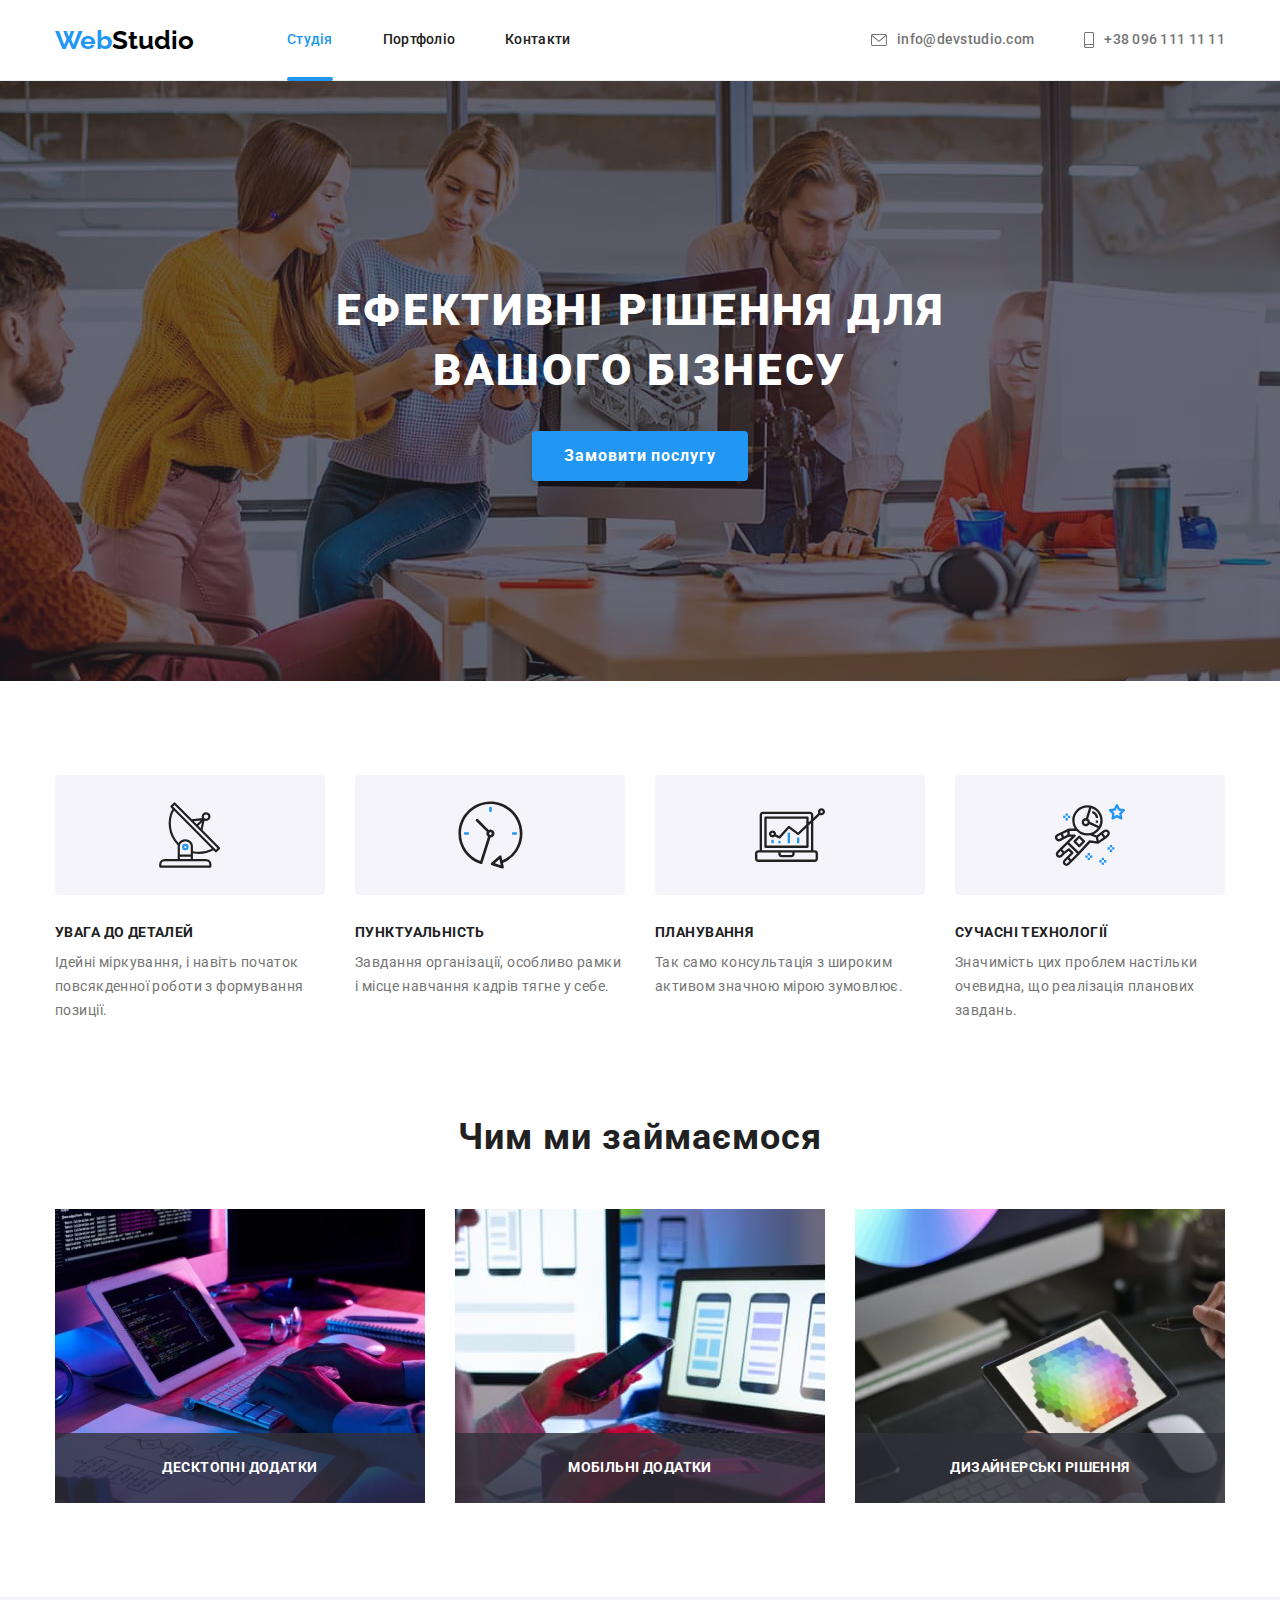
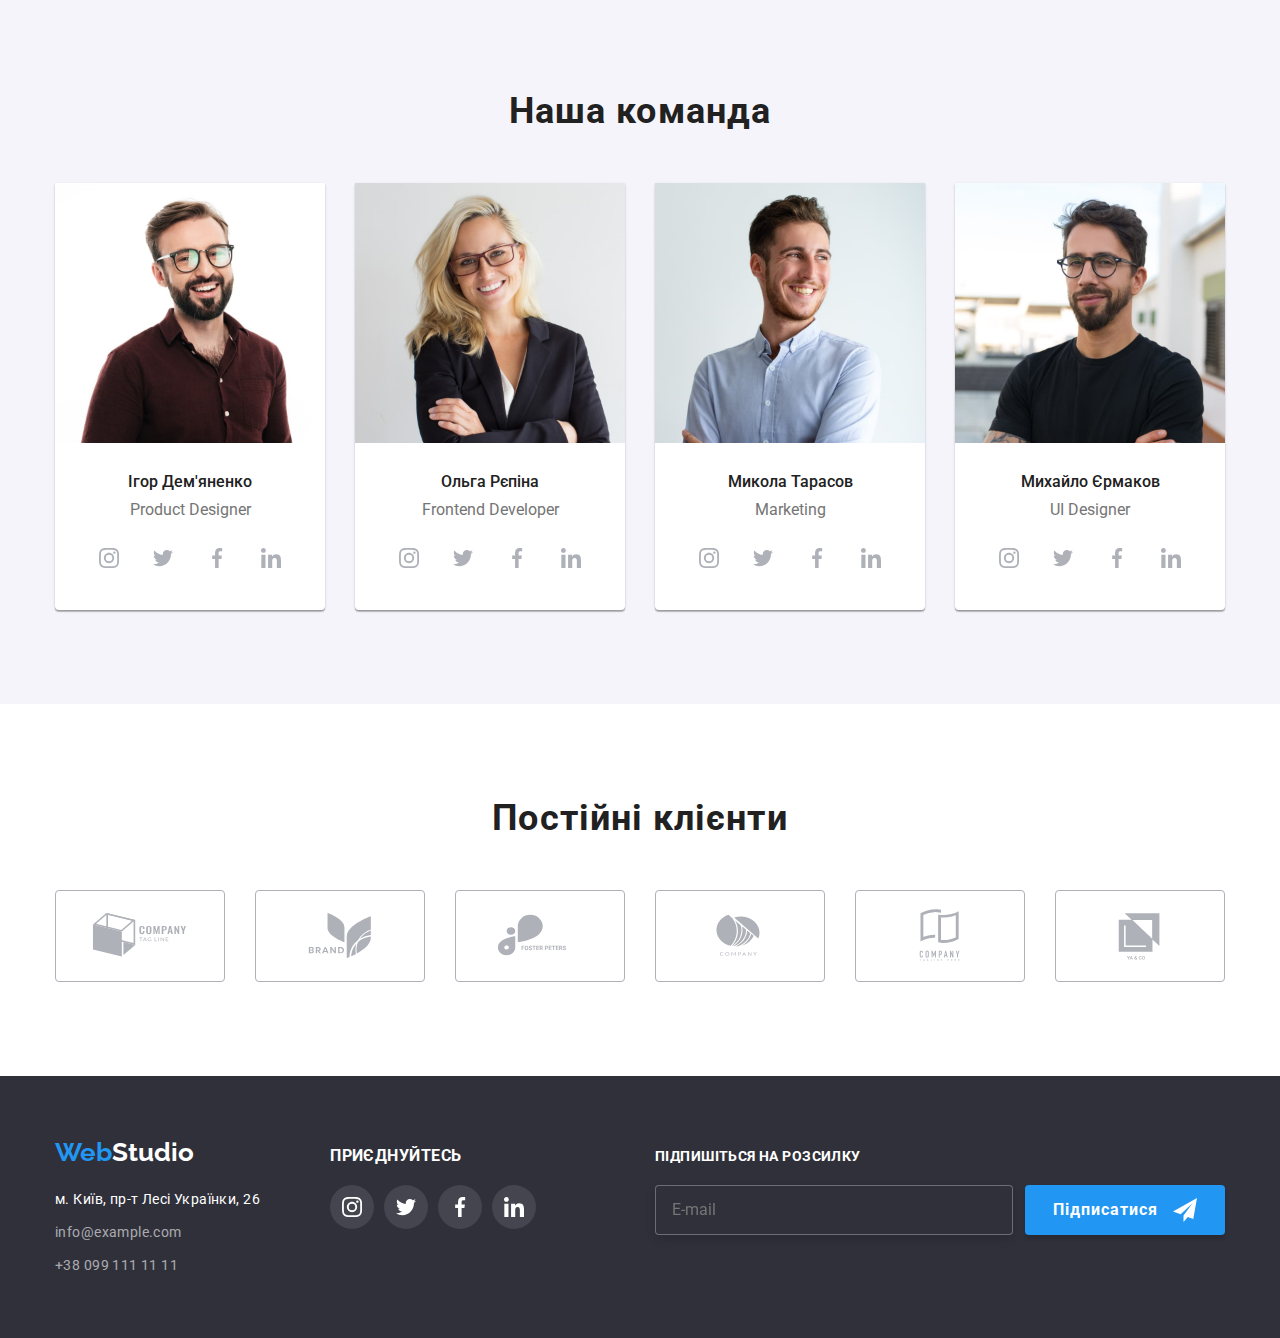
<file: index.html>
<!DOCTYPE html>
<html lang="uk">
  <head>
    <meta charset="UTF-8" />
    <meta http-equiv="X-UA-Compatible" content="IE=edge" />
    <meta name="viewport" content="width=device-width, initial-scale=1.0" />
    <title>WebStudio</title>
    <link rel="preconnect" href="https://fonts.googleapis.com"> 
    <link rel="preconnect" href="https://fonts.gstatic.com" crossorigin> 
    <link href="https://fonts.googleapis.com/css2?family=Raleway:wght@700&family=Roboto:wght@400;500;700;900&display=swap" rel="stylesheet">
    <link rel="stylesheet" href="https://cdnjs.cloudflare.com/ajax/libs/modern-normalize/1.1.0/modern-normalize.min.css">
    <link rel="stylesheet" href="./css/main.min.css">
</head>
  <body>
    <header class="header">
        <div class="conteiner">
            <nav class="navigation">  
                <span class="logo navigation__logo">
                    <a class="logo__wed link" href="/" lang="en">Web<span class="logo__studio--dark link">Studio</span> </a> 
                </span> 
                    <ul class="navigation__list link list">
                        <li class="navigation__page"> <a  class="navigation__link navigation__link--active link" href="./index.html">Студія</a></li>
                        <li class="navigation__page"> <a class="navigation__link link" href="./portfolio.html">Портфоліо</a></li>
                        <li class="navigation__page"> <a class="navigation__link link" href="#">Контакти</a></li>
                    </ul>
                </nav> 
                <ul class="contacts header__contacts list">
                    <li class="contacts__items">
                        <a href="moilto:info@devstudio.com" class="contacts__link link">
                            <svg class="contacts__icon" width="16" height="12"> 
                                <use href="./images/symbol-defs.svg#icon-envelope"></use>
                            </svg> 
                            info@devstudio.com </a></li>
                    <li class="contacts__items"> 
                        <a href="tel:+380961111111" class="contacts__link link">
                            <svg class="contacts__icon" width="10" height="16">
                                <use href="./images/symbol-defs.svg#icon-smartphone"></use>
                            </svg>
                            +38 096 111 11 11</a> 
                    </li> 
                </ul>
        </div>
    </header>
    <main>
        <section class="hero">
            <div class="conteiner">
                <h1 class="hero__title">Ефективні рішення для вашого бізнесу</h1>
                <button class="hero__btn" type="button" data-modal-open >Замовити послугу</button>
            </div>
        </section>
        <section class="after-hero section">
            <div class="conteiner">
                <h2 class="visually-hidden"> Наші переваги </h2>
            <ul class="after-hero__list">
                <li class="after-hero__item list"> 
                    <div class="after-hero__conteiner">
                        <svg class="after-hero__icon" width="65.32" height="70">
                            <use href="./images/symbol-defs.svg#icon-antenna-1"></use>
                        </svg>
                    </div>
                    <h3 class="after-hero__subtitle">УВАГА ДО ДЕТАЛЕЙ</h3> 
                    <p class="after-hero__text">Ідейні міркування, і навіть початок повсякденної роботи з формування позиції.</p>
                </li>
                <li class="after-hero__item list"> 
                    <div class="after-hero__conteiner">
                        <svg class="after-hero__icon" width="66.96" height="70">
                            <use href="./images/symbol-defs.svg#icon-clock-1"></use>
                        </svg>
                    </div>
                    <h3 class="after-hero__subtitle">ПУНКТУАЛЬНІСТЬ</h3> 
                    <p class="after-hero__text">Завдання організації, особливо рамки і місце навчання кадрів тягне у себе.</p>
                </li>
                <li class="after-hero__item list"> 
                    <div class="after-hero__conteiner">
                        <svg class="after-hero__icon" width="70" height="70">
                            <use  href="./images/symbol-defs.svg#icon-diagram-1"></use>
                        </svg>
                    </div>
                    <h3 class="after-hero__subtitle">ПЛАНУВАННЯ</h3> 
                    <p class="after-hero__text">Так само консультація з широким активом значною мірою зумовлює.</p>
                </li>
                <li class="after-hero__item list"> 
                    <div class="after-hero__conteiner">
                        <svg class="after-hero__icon" width="70" height="70">
                            <use href="./images/symbol-defs.svg#icon-astronaut-1"></use>
                        </svg>
                    </div>
                    <h3 class="after-hero__subtitle">СУЧАСНІ ТЕХНОЛОГІЇ</h3> 
                    <p class="after-hero__text">Значимість цих проблем настільки очевидна, що реалізація планових завдань.</p>
                </li>
            </ul>
            </div>  
        </section>
        <section class="work section">
            <div class="conteiner">
                <h2 class="work__heading">Чим ми займаємося</h2>
            <ul class="work__list">
                <li class="work__card list">
                    <img src="./images/img-1.jpg" alt="планування макету" class="work__img" width="370">
                    <div class="work__overlay">
                        <p class="work__text">Десктопні додатки</p>
                    </div>
                </li>
                <li class="work__card list">
                    <img src="./images/img-2.jpg" alt="позиціонування сторінки" class="work__img" width="370"> 
                    <div class="work__overlay">
                        <p class="work__text">Мобільні додатки</p>
                    </div>
                </li>
                <li class="work__card list">
                    <img src="./images/img-3.jpg" alt="підбір кольору" class="work__img" width="370">
                    <div class="work__overlay">
                        <p class="work__text">Дизайнерські рішення</p>
                    </div>
                </li>
            </ul>
            </div>
        </section>
        <section class="team section">
            <div class="conteiner">
                <h2 class="team__title list"> Наша команда</h2>
                <ul class="team__list">
                    <li class="developer team__items list"> 
                        <img  class="developer__foto" src="./images/specialist-1.jpg" alt="дизайнер продукта" width="270">
                        <div class="developer__conteiner">
                            <h3 class="developer__name">Ігор Дем'яненко</h3> 
                            <p class="developer__job" lang="en">Product Designer</p>
                            <ul class="developer__profile profile">
                                <li class="profile__list list">
                                    <a href="#" class="profile__link">
                                        <svg class="profile__icon" width="20" height="20">
                                            <use href="./images/symbol-defs.svg#icon-instagram-2"></use>
                                        </svg>
                                    </a>
                                </li>
                                <li class="profile__list list">
                                    <a href="#" class="profile__link">
                                        <svg class="profile__icon" width="20" height="20">
                                            <use href="./images/symbol-defs.svg#icon-twitter-1"></use>
                                        </svg>
                                    </a>
                                </li>
                                <li class="profile__list list">
                                    <a href="#" class="profile__link">
                                        <svg class="profile__icon" width="20" height="20">
                                            <use href="./images/symbol-defs.svg#icon-facebook-1"></use>
                                        </svg>
                                    </a>
                                </li>
                                <li class="profile__list list">
                                    <a href="#" class="profile__link">
                                        <svg class="profile__icon" width="20" height="20">
                                            <use href="./images/symbol-defs.svg#icon-linkedin-1"></use>
                                        </svg>
                                    </a>
                                </li>
                            </ul>
                        </div>
                    </li>
                    <li class="developer team__items list">
                        <img class="developer__foto" src="./images/specialist-2.jpg" alt="разработчик" width="270">
                        <div class="developer__conteiner">
                            <h3 class="developer__name">Ольга Рєпіна</h3> 
                            <p class="developer__job" lang="en">Frontend Developer</p>
                            <ul class="developer__profile profile">
                                <li class="profile__list list">
                                    <a href="#" class="profile__link">
                                        <svg class="profile__icon" width="20" height="20">
                                            <use href="./images/symbol-defs.svg#icon-instagram-2"></use>
                                        </svg>
                                    </a>
                                </li>
                                <li class="profile__list list">
                                    <a href="#" class="profile__link">
                                        <svg class="profile__icon" width="20" height="20">
                                            <use href="./images/symbol-defs.svg#icon-twitter-1"></use>
                                        </svg>
                                    </a>
                                </li>
                                <li class="profile__list list">
                                    <a href="#" class="profile__link">
                                        <svg class="profile__icon" width="20" height="20">
                                            <use href="./images/symbol-defs.svg#icon-facebook-1"></use>
                                        </svg>
                                    </a>
                                </li>
                                <li class="profile__list list">
                                    <a href="#" class="profile__link">
                                        <svg class="profile__icon" width="20" height="20">
                                            <use href="./images/symbol-defs.svg#icon-linkedin-1"></use>
                                        </svg>
                                    </a>
                                </li>
                            </ul>
                        </div>
                    </li>
                    <li class="developer team__items list">
                        <img class="developer__foto" src="./images/specialist-3.jpg" alt="маркетолог" width="270">
                        <div class="developer__conteiner">
                            <h3 class="developer__name">Микола Тарасов</h3> 
                            <p class="developer__job" lang="en">Marketing</p>
                            <ul class="developer__profile profile">
                                <li class="profile__list list">
                                    <a href="#" class="profile__link">
                                        <svg class="profile__icon" width="20" height="20">
                                            <use href="./images/symbol-defs.svg#icon-instagram-2"></use>
                                        </svg>
                                    </a>
                                </li>
                                <li class="profile__list list">
                                    <a href="#" class="profile__link">
                                        <svg class="profile__icon" width="20" height="20">
                                            <use href="./images/symbol-defs.svg#icon-twitter-1"></use>
                                        </svg>
                                    </a>
                                </li>
                                <li class="profile__list list">
                                    <a href="#" class="profile__link">
                                        <svg class="profile__icon" width="20" height="20">
                                            <use href="./images/symbol-defs.svg#icon-facebook-1"></use>
                                        </svg>
                                    </a>
                                </li>
                                <li class="profile__list list">
                                    <a href="#" class="profile__link">
                                        <svg class="profile__icon" width="20" height="20">
                                            <use href="./images/symbol-defs.svg#icon-linkedin-1"></use>
                                        </svg>
                                    </a>
                                </li>
                            </ul>
                        </div>
                    </li>
                    <li class="developer team__items list">
                        <img class="developer__foto" src="./images/specialist-4.jpg" alt="дизайнер интерфейсов" width="270">
                        <div class="developer__conteiner">
                            <h3 class="developer__name">Михайло Єрмаков</h3> 
                            <p class="developer__job" lang="en">UI Designer</p>
                            <ul class="developer__profile profile">
                                <li class="profile__list list">
                                    <a href="#" class="profile__link">
                                        <svg class="profile__icon" width="20" height="20">
                                            <use href="./images/symbol-defs.svg#icon-instagram-2"></use>
                                        </svg>
                                    </a>
                                </li>
                                <li class="profile__list list">
                                    <a href="#" class="profile__link">
                                        <svg class="profile__icon" width="20" height="20">
                                            <use href="./images/symbol-defs.svg#icon-twitter-1"></use>
                                        </svg>
                                    </a>
                                </li>
                                <li class="profile__list list">
                                    <a href="#" class="profile__link">
                                        <svg class="profile__icon" width="20" height="20">
                                            <use href="./images/symbol-defs.svg#icon-facebook-1"></use>
                                        </svg>
                                    </a>
                                </li>
                                <li class="profile__list list">
                                    <a href="#" class="profile__link">
                                        <svg class="profile__icon" width="20" height="20">
                                            <use href="./images/symbol-defs.svg#icon-linkedin-1"></use>
                                        </svg>
                                    </a>
                                </li>
                            </ul>
                        </div>
                        </li>
                </ul>
            </div>
        </section>
        <section class="our-client section">
            <div class="conteiner">
                 <h2 class="client__title">Постійні клієнти</h2>
                 <ul class="client__list list">
                    <li>
                        <a href="#" class="client__wraper">
                            <svg class="client__icon" width="106" height="60">
                                <use href="./images/symbol-defs.svg#icon-Logo"></use>
                            </svg>
                        </a>  
                    </li>
                    <li>
                        <a href="#" class="client__wraper">
                            <svg class="client__icon" width="106" height="60">
                                <use href="./images/symbol-defs.svg#icon-Logo-2"></use>
                            </svg>
                        </a>
                    </li>
                    <li>
                        <a href="#" class="client__wraper">
                            <svg class="client__icon" width="106" height="60">
                                <use href="./images/symbol-defs.svg#icon-Logo-3"></use>
                            </svg>
                        </a>
                    </li>
                    <li>
                        <a href="#" class="client__wraper">
                            <svg class="client__icon" width="106" height="60">
                                <use href="./images/symbol-defs.svg#icon-Logo-4"></use>
                            </svg>
                        </a>
                    </li>
                    <li>
                        <a href="#" class="client__wraper">
                            <svg class="client__icon" width="106" height="60">
                                <use href="./images/symbol-defs.svg#icon-Logo-5"></use>
                            </svg>
                        </a>
                    </li>
                    <li>
                        <a href="#" class="client__wraper">
                            <svg class="client__icon" width="106" height="60">
                                <use href="./images/symbol-defs.svg#icon-Logo-6"></use>
                            </svg>
                        </a>
                    </li>
                 </ul>
            </div>
        </section>
    </main>
    <footer class="footer">
        <div class="footer__conteiner conteiner"> 
            <div>
                <span class="logo footer__logo">
                    <a class="logo__wed link" href="/" lang="en">Web<span class="logo__studio--light link">Studio</span> </a> 
                </span> 
                 <address class="footer__contacts">
                    <ul class="footer__list">
                         <li class="footer__items list link">
                            <a href="https://goo.gl/maps/YGyB6HcbsNwQqxCWA" class="footer__address link"> м. Київ, пр-т Лесі Українки, 26</a>
                        </li>
                         <li class="footer__items list link">
                             <a href="moilto:info@example.com"  class="footer__mail link" target="_blank" rel="noopener noreferrer"> info@example.com </a>
                        </li>
                        <li class="footer__items list link">
                             <a href="tel:+380991111111" class="footer__tel link"> +38 099 111 11 11</a>
                        </li>
                    </ul> 
                 </address>
            </div>
            <div class="slogan footer__slogan">
                <strong class="slogan__title">приєднуйтесь</strong>
                <ul class="slogan__list profile">
                    <li class="profile__list list">
                        <a href="#" class="profile__link profile__link--footer">
                            <svg class="profile__icon" width="20" height="20">
                                <use href="./images/symbol-defs.svg#icon-instagram-2"></use>
                            </svg>
                        </a>
                    </li>
                    <li class="profile__list list">
                        <a href="#" class="profile__link profile__link--footer">
                            <svg class="profile__icon" width="20" height="20">
                                <use href="./images/symbol-defs.svg#icon-twitter-1"></use>
                            </svg>
                        </a>
                    </li>
                    <li class="profile__list list">
                        <a href="#" class="profile__link profile__link--footer">
                            <svg class="profile__icon" width="20" height="20">
                                <use href="./images/symbol-defs.svg#icon-facebook-1"></use>
                            </svg>
                        </a>
                    </li>
                    <li class="profile__list list">
                        <a href="#" class="profile__link profile__link--footer">
                            <svg class="profile__icon" width="20" height="20">
                                <use href="./images/symbol-defs.svg#icon-linkedin-1"></use>
                            </svg>
                        </a>
                    </li>
                </ul>
            </div>
            <div class="footer__form signature">
                <p class="signature__title">підпишіться на розсилку </p>
                <form class="signature__form">
                    <label class="signature__label" for="mail"></label>
                    <input  class="signature__input" type="email" name="mail" id="mail" placeholder="E-mail">
                    <button class="signature__btn" type="submit">Підписатися
                        <svg class="signature__icon" width="24" height="24">
                            <use href="./images/symbol-defs.svg#icon-icon-send"></use>
                        </svg>
                    </button>
                </form>
            </div>
        </div>   
    </footer>

    <!-- МОДАЛЬНЕ ВІКНО -->
    <div data-modal class="backdrop is-hidden">
        <div class="modal">
            <button data-modal-close class="modal__btn">
                <svg  class="modal__close-icon" width="18" height="18">
                    <use href="./images/symbol-defs.svg#icon-close-black"></use>
                </svg>
            </button>
            <form class="modal__form service">
                <p class="service__title">Залиште свої дані, ми вам передзвонимо</p>
                <div class="service__conteiner">
                    <label class="service__label" for="user-name">Ім'я</label>
                    <div class="service__wraper">
                        <input 
                        class="service__input" 
                        type="text" 
                        name="user-name" 
                        id="user-name">
                        <svg class="service__icon" width="18" height="18">
                            <use href="./images/symbol-defs.svg#icon-person-black-18dp-1"></use>
                         </svg>
                    </div>    
                </div>
                <div class="service__conteiner">
                    <label class="service__label" for="user-tel">Телефон</label>
                    <div class="service__wraper">
                        <input 
                        class="service__input" 
                        type="tel" 
                        name="tel" 
                        id="user-tel">
                        <svg class="service__icon" width="18" height="18">
                            <use href="./images/symbol-defs.svg#icon-phone-black-18dp-1"></use>
                        </svg>
                    </div>
                </div>
                <div class="service__conteiner">
                    <label class="service__label" for="user-mail">Пошта</label>
                    <div class="service__wraper">
                        <input 
                        class="service__input" 
                        type="email" 
                        name="user-mail" 
                        id="user-mail">
                        <svg class="service__icon" width="18" height="18">
                            <use href="./images/symbol-defs.svg#icon-email-black-18dp-1"></use>
                        </svg>
                    </div>   
                </div>
                <div class="service__coment">
                    <label class="service__label" for="coment">Коментар</label>
                    <textarea class="service__textare" name="coment" id="coment" rows="5" placeholder="Введіть текст"></textarea>
                </div>
                <div class="service__checkbox checkbox">
                    <label class="checkbox__label">
                        <input 
                        class="checkbox__input visually-hidden"
                        type="checkbox"
                        name="agree"> 
                        <span class="checkbox__icon"></span>
                        Погоджуюся з розсилкою та приймаю 
                        <a href="#" class="checkbox__link"> Умови договору </a>
                    </label>
                </div>
                <button type="submit" class="service__btn">Відправити</button>
            </form>
        </div>
    </div>
    <script src="./js/modal.js"></script>
  </body>
</html>
</file>
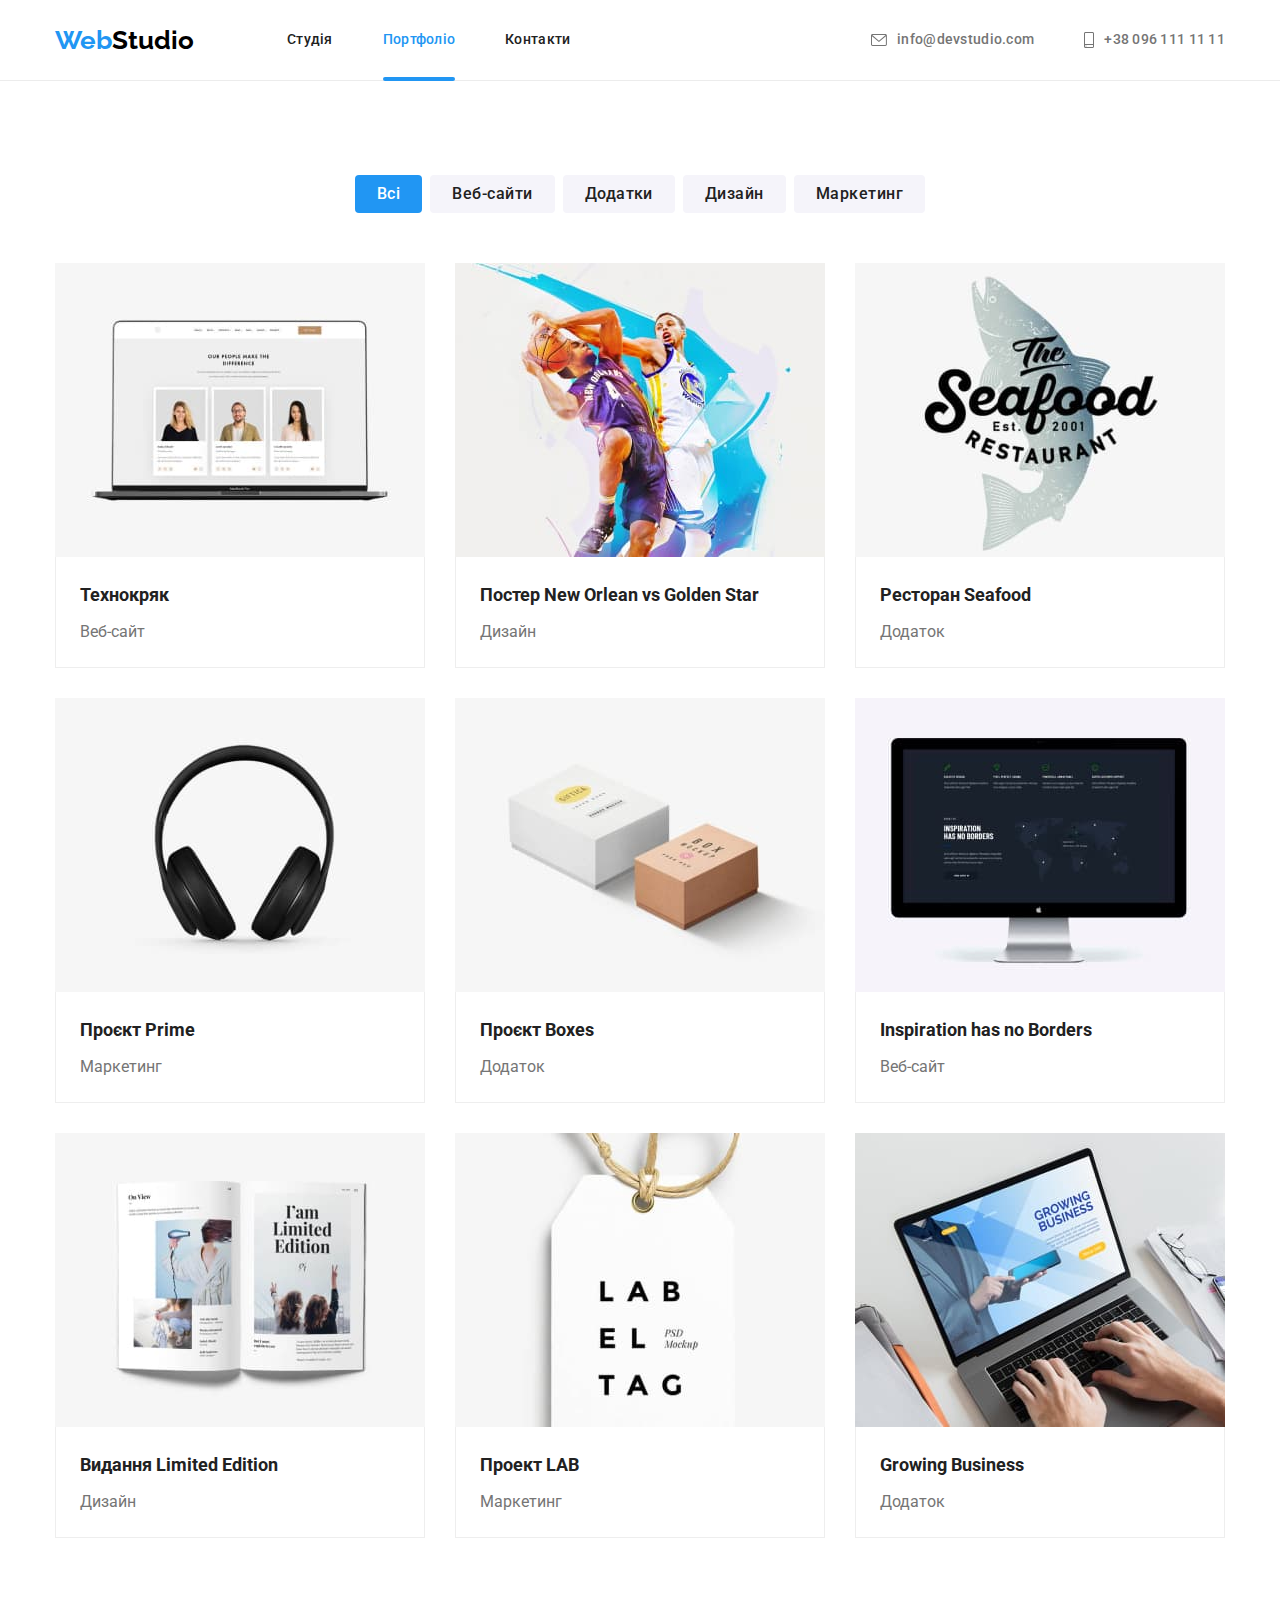
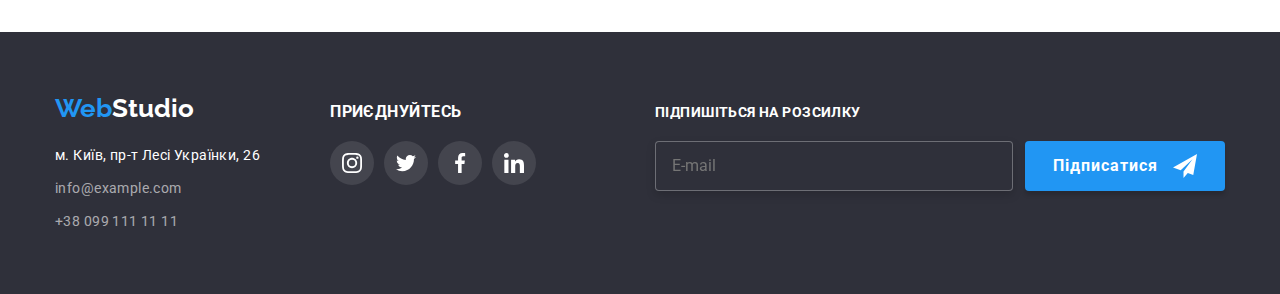
<file: portfolio.html>
<!DOCTYPE html>
<html lang="uk">
<head>
    <meta charset="UTF-8">
    <meta http-equiv="X-UA-Compatible" content="IE=edge">
    <meta name="viewport" content="width=device-width, initial-scale=1.0">
    <title>WebStudio</title>
    <link rel="preconnect" href="https://fonts.googleapis.com"> 
    <link rel="preconnect" href="https://fonts.gstatic.com" crossorigin> 
    <link href="https://fonts.googleapis.com/css2?family=Raleway:wght@700&family=Roboto:wght@400;500;700;900&display=swap" rel="stylesheet">
    <link rel="stylesheet" href="https://cdnjs.cloudflare.com/ajax/libs/modern-normalize/1.1.0/modern-normalize.min.css">
    <link rel="stylesheet" href="./css/main.min.css">
</head>
<body>
    <header class="header">
        <div class="conteiner">
            <nav class="navigation">  
                <span class="logo navigation__logo">
                    <a class="logo__wed link" href="/" lang="en">Web<span class="logo__studio--dark link">Studio</span> </a> 
                </span> 
                    <ul class="navigation__list link list">
                        <li class="navigation__page"> <a  class="navigation__link link" href="./index.html">Студія</a></li>
                        <li class="navigation__page"> <a class="navigation__link navigation__link--active link" href="./portfolio.html">Портфоліо</a></li>
                        <li class="navigation__page"> <a class="navigation__link link" href="#">Контакти</a></li>
                    </ul>
                </nav> 
                <ul class="contacts header__contacts list">
                    <li class="contacts__items">
                        <a href="moilto:info@devstudio.com" class="contacts__link link">
                            <svg class="contacts__icon" width="16" height="12"> 
                                <use href="./images/symbol-defs.svg#icon-envelope"></use>
                            </svg> 
                            info@devstudio.com </a></li>
                    <li class="contacts__items"> 
                        <a href="tel:+380961111111" class="contacts__link link">
                            <svg class="contacts__icon" width="10" height="16">
                                <use href="./images/symbol-defs.svg#icon-smartphone"></use>
                            </svg>
                            +38 096 111 11 11</a> 
                    </li> 
                </ul>
        </div>
    </header>
    <main>
        <section class="main section">
            <div class="choose conteiner">
                <h1 class="visually-hidden">Портфоліо робіт студії</h1>
                <ul class="choose__conteiner">
                    <li class="choose__list list">
                        <button class="choose__btn choose__btn--active" type="button"> Всі </button>
                    </li>
                    <li class="choose__list list">
                        <button class="choose__btn" type="button"> Веб-сайти </button>
                    </li>
                    <li class="choose__list list">
                        <button class="choose__btn" type="button"> Додатки </button>
                    </li>
                    <li class="choose__list list">
                        <button class="choose__btn" type="button"> Дизайн </button>
                    </li>
                    <li class="choose__list list">
                        <button class="choose__btn" type="button"> Маркетинг </button>
                    </li>
                </ul>
                <ul class="portfolio main__portfolio list">
                    <li class="portfolio__list">
                        <a href="" class="portfolio__link link"> 
                            <div class="portfolio__box">
                                <img src="./images/project-1.jpg" alt="проект веб-сайта" class="portfolio__img" width="370">
                                    <div class="portfolio__overlay">
                                        <p class="portfolio__text">Ресурс пропонує комплексні пропозиції з різним рівнем функціоналу та сервісів. Все це дозволить відвідувачу отримати вичерпні відомості про компанію чи приватну особу.</p>
                                    </div>
                                </div>
                            <div class="portfolio__conteiner">
                                    <h2 class="portfolio__title"> Технокряк</h2>
                                    <p class="portfolio__after-title">Веб-сайт</p> 
                            </div> 
                        </a>     
                    </li>
                    <li class="portfolio__list">
                        <a href="" class="portfolio__link link"> 
                            <div class="portfolio__box">
                                <img src="./images/project-2.jpg" alt="проект дизайна" class="portfolio__img" width="370">
                                <div class="portfolio__overlay">
                                    <p class="portfolio__text">Ресурс пропонує комплексні пропозиції з різним рівнем функціоналу та сервісів. Все це дозволить відвідувачу отримати вичерпні відомості про компанію чи приватну особу.</p>
                                </div>
                            </div>
                            <div class="portfolio__conteiner">
                                <h2 class="portfolio__title">Постер <span lang="en"> New Orlean vs Golden Star</span></h2>
                                <p class="portfolio__after-title">Дизайн</p>
                            </div> 
                        </a>
                    </li>
                    <li class="portfolio__list">
                        <a href="" class="portfolio__link link"> 
                            <div class="portfolio__box">
                                <img src="./images/project-3.jpg" alt="проект приложения" class="portfolio__img" width="370">
                                <div class="portfolio__overlay">
                                    <p class="portfolio__text">Ресурс пропонує комплексні пропозиції з різним рівнем функціоналу та сервісів. Все це дозволить відвідувачу отримати вичерпні відомості про компанію чи приватну особу.</p>
                                </div>
                            </div>
                            <div class="portfolio__conteiner">
                                <h2 class="portfolio__title">Ресторан <span lang="en">Seafood</span></h2>
                                <p class="portfolio__after-title">Додаток</p>
                            </div> 
                        </a>
                    </li>
                    <li class="portfolio__list">
                        <a href="" class="portfolio__link link"> 
                            <div class="portfolio__box">
                                <img src="./images/project-4.jpg" alt="проект маркетинга" class="portfolio__img" width="370">
                                <div class="portfolio__overlay">
                                    <p class="portfolio__text">Ресурс пропонує комплексні пропозиції з різним рівнем функціоналу та сервісів. Все це дозволить відвідувачу отримати вичерпні відомості про компанію чи приватну особу.</p>
                                </div>
                            </div>  
                            <div class="portfolio__conteiner">
                                    <h2 class="portfolio__title">Проєкт <span lang="en">Prime</span></h2>
                                    <p class="portfolio__after-title">Маркетинг</p>
                            </div> 
                        </a>
                    </li>
                    <li class="portfolio__list">
                        <a href="" class="portfolio__link link"> 
                            <div class="portfolio__box">
                                <img src="./images/project-5.jpg" alt="проект маркетинга" class="portfolio__img" width="370">
                                <div class="portfolio__overlay">
                                    <p class="portfolio__text">Ресурс пропонує комплексні пропозиції з різним рівнем функціоналу та сервісів. Все це дозволить відвідувачу отримати вичерпні відомості про компанію чи приватну особу.</p>
                                </div>
                            </div>
                            <div class="portfolio__conteiner">
                                <h2 class="portfolio__title">Проєкт <span lang="en">Boxes</span></h2>
                                <p class="portfolio__after-title">Додаток</p>
                            </div> 
                        </a>
                    </li>
                    <li class="portfolio__list">
                        <a href="" class="portfolio__link link"> 
                            <div class="portfolio__box">
                                <img src="./images/project-6.jpg" alt="проект веб-сайта" class="portfolio__img" width="370">
                                <div class="portfolio__overlay">
                                    <p class="portfolio__text">Ресурс пропонує комплексні пропозиції з різним рівнем функціоналу та сервісів. Все це дозволить відвідувачу отримати вичерпні відомості про компанію чи приватну особу.</p>
                                </div>
                            </div>
                            <div class="portfolio__conteiner">
                                <h2 class="portfolio__title" lang="en">Inspiration has no Borders</h2>
                                <p class="portfolio__after-title">Веб-сайт</p>
                            </div> 
                        </a>
                    </li>
                    <li class="portfolio__list">
                        <a href="" class="portfolio__link link"> 
                            <div class="portfolio__box">
                                <img src="./images/project-7.jpg" alt="проект дизайна" class="portfolio__img" width="370">
                                <div class="portfolio__overlay">
                                    <p class="portfolio__text">Ресурс пропонує комплексні пропозиції з різним рівнем функціоналу та сервісів. Все це дозволить відвідувачу отримати вичерпні відомості про компанію чи приватну особу.</p>
                                </div>
                            </div>
                            <div class="portfolio__conteiner">
                                 <h2 class="portfolio__title">Видання <span lang="en">Limited Edition</span></h2>
                                 <p class="portfolio__after-title">Дизайн</p>
                            </div> 
                        </a>
                    </li>
                    <li class="portfolio__list">
                        <a href="" class="portfolio__link link">
                            <div class="portfolio__box">
                                <img src="./images/project-8.jpg" alt="поект маркетинга"  class="portfolio__img" width="370">
                                <div class="portfolio__overlay">
                                    <p class="portfolio__text">Ресурс пропонує комплексні пропозиції з різним рівнем функціоналу та сервісів. Все це дозволить відвідувачу отримати вичерпні відомості про компанію чи приватну особу.</p>
                                </div>
                            </div> 
                            <div class="portfolio__conteiner">
                                <h2 class="portfolio__title">Проект <span lang="en">LAB</span></h2>
                                <p class="portfolio__after-title">Маркетинг</p>
                            </div> </a>
                    </li>
                    <li class="portfolio__list">
                        <a href="" class="portfolio__link link"> 
                            <div class="portfolio__box">
                                <img src="./images/project-9.jpg" alt="проект додатку" class="portfolio__img" width="370">
                                <div class="portfolio__overlay">
                                    <p class="portfolio__text">Ресурс пропонує комплексні пропозиції з різним рівнем функціоналу та сервісів. Все це дозволить відвідувачу отримати вичерпні відомості про компанію чи приватну особу.</p>
                                </div>
                            </div>
                            <div class="portfolio__conteiner">
                                 <h2 class="portfolio__title" lang="en">Growing Business</h2>
                                <p class="portfolio__after-title">Додаток</p>
                            </div></a>
                    </li>
                </ul>
            </div>
        </section>
    </main>
    <footer class="footer">
        <div class="footer__conteiner conteiner"> 
            <div>
                <span class="logo footer__logo">
                    <a class="logo__wed link" href="/" lang="en">Web<span class="logo__studio--light link">Studio</span> </a> 
                </span> 
                 <address class="footer__contacts">
                    <ul class="footer__list">
                         <li class="footer__items list link">
                            <a href="https://goo.gl/maps/YGyB6HcbsNwQqxCWA" class="footer__address link"> м. Київ, пр-т Лесі Українки, 26</a>
                        </li>
                         <li class="footer__items list link">
                             <a href="moilto:info@example.com"  class="footer__mail link" target="_blank" rel="noopener noreferrer"> info@example.com </a>
                        </li>
                        <li class="footer__items list link">
                             <a href="tel:+380991111111" class="footer__tel link"> +38 099 111 11 11</a>
                        </li>
                    </ul> 
                 </address>
            </div>
            <div class="slogan footer__slogan">
                <strong class="slogan__title">приєднуйтесь</strong>
                <ul class="slogan__list profile">
                    <li class="profile__list list">
                        <a href="#" class="profile__link profile__link--footer">
                            <svg class="profile__icon" width="20" height="20">
                                <use href="./images/symbol-defs.svg#icon-instagram-2"></use>
                            </svg>
                        </a>
                    </li>
                    <li class="profile__list list">
                        <a href="#" class="profile__link profile__link--footer">
                            <svg class="profile__icon" width="20" height="20">
                                <use href="./images/symbol-defs.svg#icon-twitter-1"></use>
                            </svg>
                        </a>
                    </li>
                    <li class="profile__list list">
                        <a href="#" class="profile__link profile__link--footer">
                            <svg class="profile__icon" width="20" height="20">
                                <use href="./images/symbol-defs.svg#icon-facebook-1"></use>
                            </svg>
                        </a>
                    </li>
                    <li class="profile__list list">
                        <a href="#" class="profile__link profile__link--footer">
                            <svg class="profile__icon" width="20" height="20">
                                <use href="./images/symbol-defs.svg#icon-linkedin-1"></use>
                            </svg>
                        </a>
                    </li>
                </ul>
            </div>
            <div class="footer__form signature">
                <p class="signature__title">підпишіться на розсилку </p>
                <form class="signature__form">
                    <label class="signature__label" for="mail"></label>
                    <input  class="signature__input" type="email" name="mail" id="mail" placeholder="E-mail">
                    <button class="signature__btn" type="submit">Підписатися
                        <svg class="signature__icon" width="24" height="24">
                            <use href="./images/symbol-defs.svg#icon-icon-send"></use>
                        </svg>
                    </button>
                </form>
            </div>
        </div>   
    </footer>

</body>
</html>
</file>
<file: css/main.min.css>
:root{--header-color: #212121;--light-header-color:#FFFFFF;--text-color:#757575;--logo-accent-color: #2196F3;--logo-dark-color: #000000;--logo-light-color: #FFFFFF;--btn-color: #2196F3;--btn-portfolio-color: #F5F4FA;--active-color: #2196F3;--btn-text-active-color: #FFFFFF;--main-background-color: #FFFFFF;--hero-backgroud-color: #2F303A;--our-team-background-color: #F5F4FA;--after-hero-icon-background-color: #F5F4FA;--our-team-foto-background-color: #FFFFFF;--footer-background-color: #2F303A;--footer-address-color: rgba(255, 255, 255, 0.6)}p,h1,h2,h3,h4,h5,h6{margin:0}ul,ol{margin:0;padding:0}.list{list-style:none}.link{text-decoration:none}body{font-family:"Roboto",sans-serif;color:var(--header-color);background:var(--main-background-color)}.visually-hidden{position:absolute;width:1px;height:1px;margin:-1px;border:0;padding:o;white-space:nowrap;clip-path:inset(100%);clip:rect(0 0 0 0);overflow:hidden}.conteiner{width:1200px;padding:0 15px;margin-left:auto;margin-right:auto}.section{padding:94px 0px}.logo{font-family:"Raleway",sans-serif;font-size:26px;line-height:1.24;font-weight:700;font-weight:700;font-size:26px;line-height:1.24}.logo__wed{color:var(--logo-accent-color)}.logo__studio--dark{color:var(--logo-dark-color)}.logo__studio--light{color:var(--logo-light-color)}.header{border-bottom:1px solid #ececec}.header .conteiner{display:flex}.navigation{display:flex}.navigation__logo{margin-right:93px;padding-top:24px;padding-bottom:24px}.navigation__list{display:flex;align-items:center}.navigation__page:not(:last-child){margin-right:50px}.navigation__link{position:relative;display:block;padding:32px 0;color:inherit;font-size:14px;line-height:1.14;font-weight:500;letter-spacing:.02em;transition:color 250ms cubic-bezier(0.4, 0, 0.2, 1)}.navigation__link--active{color:var(--active-color)}.navigation__link--active::after{content:"";position:absolute;left:0;bottom:-1.5%;display:block;width:100%;height:4px;border-radius:2px;background-color:var(--active-color)}.header__contacts{display:flex;margin-left:auto}.contacts__items:not(:last-child){margin-right:50px}.contacts__link{display:flex;align-items:center;padding:32px 0;font-size:14px;line-height:1.14;font-weight:500;letter-spacing:.02em;color:var(--text-color);transition:color 250ms cubic-bezier(0.4, 0, 0.2, 1)}.contacts__link:hover,.contacts__link:focus{color:var(--active-color)}.contacts__icon{margin-right:10px;fill:currentColor}.navigation__page:hover,.navigation__page:focus{color:var(--active-color)}.hero{margin:0 auto;height:600px;max-width:1600px;background:var(--hero-backgroud-color);background-image:linear-gradient(to right, rgba(47, 48, 58, 0.4), rgba(47, 48, 58, 0.4)),url(../images/bg.jpg);background-repeat:no-repeat;background-position:center;padding-top:200px;padding-bottom:200px}.hero .conteiner{width:696px}.hero__title{margin:0;margin-bottom:30px;font-size:44px;line-height:1.36;font-weight:900;letter-spacing:.06em;color:var(--light-header-color);text-align:center;text-transform:uppercase}.hero__btn{display:block;margin:0 auto;padding:10px 32px;background:var(--btn-color);box-shadow:0px 4px 4px rgba(0,0,0,.15);border-radius:4px;border:rgba(0,0,0,0);font-size:16px;line-height:1.87;font-weight:700;letter-spacing:.06em;font-family:inherit;color:var(--light-header-color);transition:background 250ms cubic-bezier(0.4, 0, 0.2, 1)}.hero__btn:hover{background:#188ceb}.after-hero__list{display:flex;margin:-15px}.after-hero__item{margin:15px;flex-basis:calc(25% - 30px)}.after-hero__conteiner{width:270px;height:120px;background-color:var(--after-hero-icon-background-color);border-radius:4px;display:flex;align-items:center;justify-content:center}.after-hero__subtitle{margin-top:30px;font-size:14px;line-height:1.14;font-weight:700;letter-spacing:.03em;text-transform:uppercase;color:var(--header-color)}.after-hero__text{margin-top:10px;font-size:14px;line-height:1.71;letter-spacing:.03em;font-size:14px;line-height:1.71;letter-spacing:.03em;color:var(--text-color)}.work{padding-top:0}.work__heading{font-size:36px;line-height:1.16;font-weight:700;letter-spacing:.03em;text-align:center;text-align:center;color:var(--header-color)}.work__list{margin-top:50px;display:flex}.work__card:not(:last-child){margin-right:30px}.work__card{position:relative;display:block;max-width:100%;height:auto}.work__img{display:block;max-width:100%;height:auto}.work__overlay{position:absolute;background:rgba(47,48,58,.8);width:100%;height:70px;bottom:0;display:flex;justify-content:center;align-items:center}.work__text{font-size:14px;line-height:1.14;font-weight:700;letter-spacing:.03em;text-transform:uppercase;color:var(--light-header-color)}.team{background:var(--our-team-background-color)}.team__title{font-size:36px;line-height:1.16;font-weight:700;letter-spacing:.03em;text-align:center;text-align:center;color:var(--header-color)}.team__list{display:flex;margin-top:50px}.developer{background:var(--our-team-foto-background-color);box-shadow:0px 1px 3px rgba(0,0,0,.12),0px 1px 1px rgba(0,0,0,.14),0px 2px 1px rgba(0,0,0,.2);border-radius:0px 0px 4px 4px}.team__items:not(:last-child){margin-right:30px}.developer__foto{display:block;max-width:100%;height:auto}.developer__conteiner{padding:30px 32px}.developer__name{font-size:16px;line-height:1.18;font-weight:500;text-align:center;color:var(--header-color)}.developer__job{margin-top:10px;text-align:center;line-height:1.18;color:var(--text-color)}.developer__profile{display:flex;gap:10px;margin-top:16px}.profile__list{display:flex;align-items:center;justify-content:center}.profile__link{display:flex;align-items:center;justify-content:center;width:44px;height:44px;border-radius:50%;color:#afb1b8;transition:color 250ms cubic-bezier(0.4, 0, 0.2, 1),background-color 250ms cubic-bezier(0.4, 0, 0.2, 1)}.profile__link:hover,.profile__link:focus{background-color:var(--active-color);color:#fff}.profile__icon{fill:currentColor}.profile__link--footer{color:#fff;background-color:rgba(255,255,255,.1)}.profile__link--footer:hover,.profile__link--footer:focus{background-color:var(--active-color)}.client__title{font-size:36px;line-height:1.16;font-weight:700;letter-spacing:.03em;text-align:center}.client__list{display:flex;gap:30px;margin-top:50px}.client__wraper{display:flex;align-items:center;justify-content:center;width:170px;height:92px;outline:rgba(0,0,0,0);border:1px solid #afb1b8;border-radius:4px;color:#afb1b8;transition:color 250ms cubic-bezier(0.4, 0, 0.2, 1),border-color 250ms cubic-bezier(0.4, 0, 0.2, 1)}.client__wraper:hover,.client__wraper:focus{color:var(--active-color);border-color:var(--active-color)}.client__icon{fill:currentColor}.footer{background:var(--footer-background-color);padding-top:60px;padding-bottom:60px}.footer__conteiner{display:flex;align-items:baseline}.footer__contacts{margin-top:20px;font-style:normal}.footer__items:not(:first-child){margin-top:9px}.footer__address{font-size:14px;line-height:1.71;letter-spacing:.03em;color:var(--light-header-color);transition:color 250ms cubic-bezier(0.4, 0, 0.2, 1)}.footer__address:hover,.footer__address:focus{color:var(--active-color)}.footer__mail,.footer__tel{display:block;font-size:14px;line-height:1.71;letter-spacing:.03em;color:var(--footer-address-color);transition:color 250ms cubic-bezier(0.4, 0, 0.2, 1)}.footer__mail:hover,.footer__mail:focus,.footer__mail:hover,.footer__mail:focus,.footer__tel:hover,.footer__tel:focus,.footer__tel:hover,.footer__tel:focus{color:var(--active-color)}.footer__slogan{margin-left:70px}.slogan__title{font-size:16px;line-height:1.14;font-weight:700;letter-spacing:.03em;text-transform:uppercase;color:var(--logo-light-color)}.slogan__list{display:flex;gap:10px;margin-top:20px}.footer__form{margin-left:auto}.signature__form{display:flex;margin-top:20px}.signature__title{font-size:14px;line-height:1.14;font-weight:700;letter-spacing:.03em;text-transform:uppercase;color:var(--logo-light-color)}.signature__input{width:358px;padding-left:16px;padding-top:15px;padding-bottom:15px;margin-right:12px;color:#fff;background-color:var(--footer-background-color);border:1px solid rgba(255,255,255,.3);filter:drop-shadow(0px 4px 4px rgba(0, 0, 0, 0.15));border-radius:4px;outline:none;transition:border-color 250ms cubic-bezier(0.4, 0, 0.2, 1)}.signature__input:hover,.signature__input:focus{border-color:var(--active-color)}.signature__btn{position:relative;display:flex;align-items:center;width:200px;font-family:inherit;font-size:16px;line-height:1.87;font-weight:700;letter-spacing:.06em;color:var(--btn-text-active-color);background:var(--btn-color);box-shadow:0px 4px 4px rgba(0,0,0,.15);border-radius:4px;border:rgba(0,0,0,0);padding:0;padding-left:28px;cursor:pointer}.signature__icon{position:absolute;left:148px;top:13px;fill:currentColor}.choose__conteiner{display:flex;justify-content:center}.choose__btn{font-family:inherit;background:var(--btn-portfolio-color);font-size:16px;line-height:1.62;font-weight:500;letter-spacing:.03em;border:rgba(0,0,0,0);border-radius:4px;color:var(--header-color);padding:6px 22px;text-align:center;display:inline-block;cursor:pointer;transition:background 250ms cubic-bezier(0.4, 0, 0.2, 1),color 250ms cubic-bezier(0.4, 0, 0.2, 1),box-shadow 250ms cubic-bezier(0.4, 0, 0.2, 1)}.choose__btn:hover,.choose__btn:focus{background:var(--active-color);color:var(--btn-text-active-color);box-shadow:0px 3px 1px rgba(0,0,0,.1),0px 1px 2px rgba(0,0,0,.08),0px 2px 2px rgba(0,0,0,.12)}.choose__list:not(:last-child){margin-right:8px}.choose__btn--active{background:var(--active-color);color:var(--btn-text-active-color)}.main__portfolio{margin-top:50px;display:flex;flex-wrap:wrap;gap:30px}.portfolio__list{flex-basis:calc((100% - 60px)/3)}.portfolio__box{position:relative;overflow:hidden}.portfolio__overlay{position:absolute;top:0;left:0;width:100%;height:100%;background-color:rgba(33,150,243,.9);display:block;padding:63px 24px;transform:translateY(101%);transition:transform 250ms cubic-bezier(0.4, 0, 0.2, 1)}.portfolio__link:hover .portfolio__overlay,.portfolio__link:focus .portfolio__overlay{transform:translateY(0)}.portfolio__text{font-size:18px;line-height:1.56;font-weight:400;letter-spacing:.03em;color:var(--light-header-color)}.portfolio__link{display:block;transition:box-shadow 250ms cubic-bezier(0.4, 0, 0.2, 1)}.portfolio__link:hover,.portfolio__link:focus{box-shadow:0px 1px 1px rgba(0,0,0,.12),0px 4px 4px rgba(0,0,0,.06),1px 4px 6px rgba(0,0,0,.16)}.portfolio__img{display:block}.portfolio__conteiner{padding:20px 24px;border:1px solid #eee;border-top:none}.portfolio__title{font-size:18px;line-height:2;font-weight:700;color:var(--header-color)}.portfolio__after-title{margin-top:4px;font-size:16px;line-height:1.87;color:var(--text-color)}.backdrop{position:fixed;top:0;left:0;width:100%;height:100%;background-color:rgba(0,0,0,.2);transition:opacity 250ms cubic-bezier(0.4, 0, 0.2, 1),visibility 250ms cubic-bezier(0.4, 0, 0.2, 1)}.backdrop.is-hidden{visibility:hidden;opacity:0;pointer-events:none}.backdrop.is-hidden .modal{transform:translate(-50%, -50%) scale(0.5)}.modal{position:absolute;top:50%;left:50%;transform:translate(-50%, -50%) scale(1);height:581px;width:528px;padding:40px;background-color:var(--main-background-color);box-shadow:0px 1px 3px rgba(0,0,0,.12),0px 1px 1px rgba(0,0,0,.14),0px 2px 1px rgba(0,0,0,.2);border-radius:4px;transition:transform 250ms cubic-bezier(0.4, 0, 0.2, 1)}.modal__btn{position:absolute;top:8px;right:8px;display:flex;align-items:center;justify-content:center;color:#212121;width:30px;height:30px;background-color:var(--main-background-color);border:1px solid rgba(0,0,0,.1);border-radius:50%;cursor:pointer}.modal__btn:hover,.modal__btn:focus{color:var(--active-color)}.modal__close-icon{fill:currentColor}.service__title{font-size:20px;line-height:1.15;font-weight:700;letter-spacing:.03em;text-align:center;margin-bottom:12px}.service__conteiner{display:flex;flex-direction:column;margin-bottom:10px}.service__label{margin-bottom:4px;font-size:12px;line-height:1.16;font-weight:400;letter-spacing:.01em;color:var(--text-color)}.service__wraper{position:relative}.service__input{font:inherit;width:100%;height:40px;padding-top:14px;padding-bottom:14px;padding-left:42px;border:1px solid rgba(33,33,33,.2);border-radius:4px;cursor:pointer;transition:border-color 250ms cubic-bezier(0.4, 0, 0.2, 1);outline:none}.service__input:focus,.service__input:hover{border-color:var(--active-color)}.service__icon{position:absolute;top:50%;left:15px;transform:translateY(-50%);display:inline-block;transition:fill 250ms cubic-bezier(0.4, 0, 0.2, 1)}.service__input:focus+.service__icon,.service__input:hover+.service__icon{fill:var(--active-color)}.service__coment{display:flex;flex-direction:column;margin-bottom:20px;font-size:12px;line-height:1.16;font-weight:400}.service__textare{padding:12px 16px;cursor:pointer;resize:none;outline:none;border:1px solid rgba(33,33,33,.2);border-radius:4px;transition:border-color 250ms cubic-bezier(0.4, 0, 0.2, 1)}.service__textare::placeholder{font-size:12px;line-height:1.16;font-weight:400;letter-spacing:.01em;color:rgba(117,117,117,.5)}.service__textare:focus,.service__textare:hover{border-color:var(--active-color)}.service__checkbox{margin-bottom:30px;padding:0 12px}.checkbox__label{display:flex;align-items:center;justify-content:space-evenly;font:inherit;font-size:14px;line-height:1.71;font-weight:400;letter-spacing:.03em;color:var(--text-color)}.checkbox__icon{width:16px;height:15px;border:2px solid #212121;border-radius:4px}.checkbox__input:checked~.checkbox__icon{border-color:var(--active-color);background-color:var(--active-color);background-image:url(../images/icon_check.svg);background-size:contain;background-origin:border-box}.checkbox__link{color:var(--active-color)}.service__btn{display:flex;align-items:center;text-align:center;margin-left:auto;margin-right:auto;padding:10px 52px;font:inherit;letter-spacing:.06em;color:var(--btn-text-active-color);background:var(--btn-color);box-shadow:0px 4px 4px rgba(0,0,0,.15);border-radius:4px;border:rgba(0,0,0,0);cursor:pointer;transition:background-color 250ms cubic-bezier(0.4, 0, 0.2, 1)}.service__btn:focus,.service__btn:hover{background-color:#188ce8}/*# sourceMappingURL=main.min.css.map */
</file>
